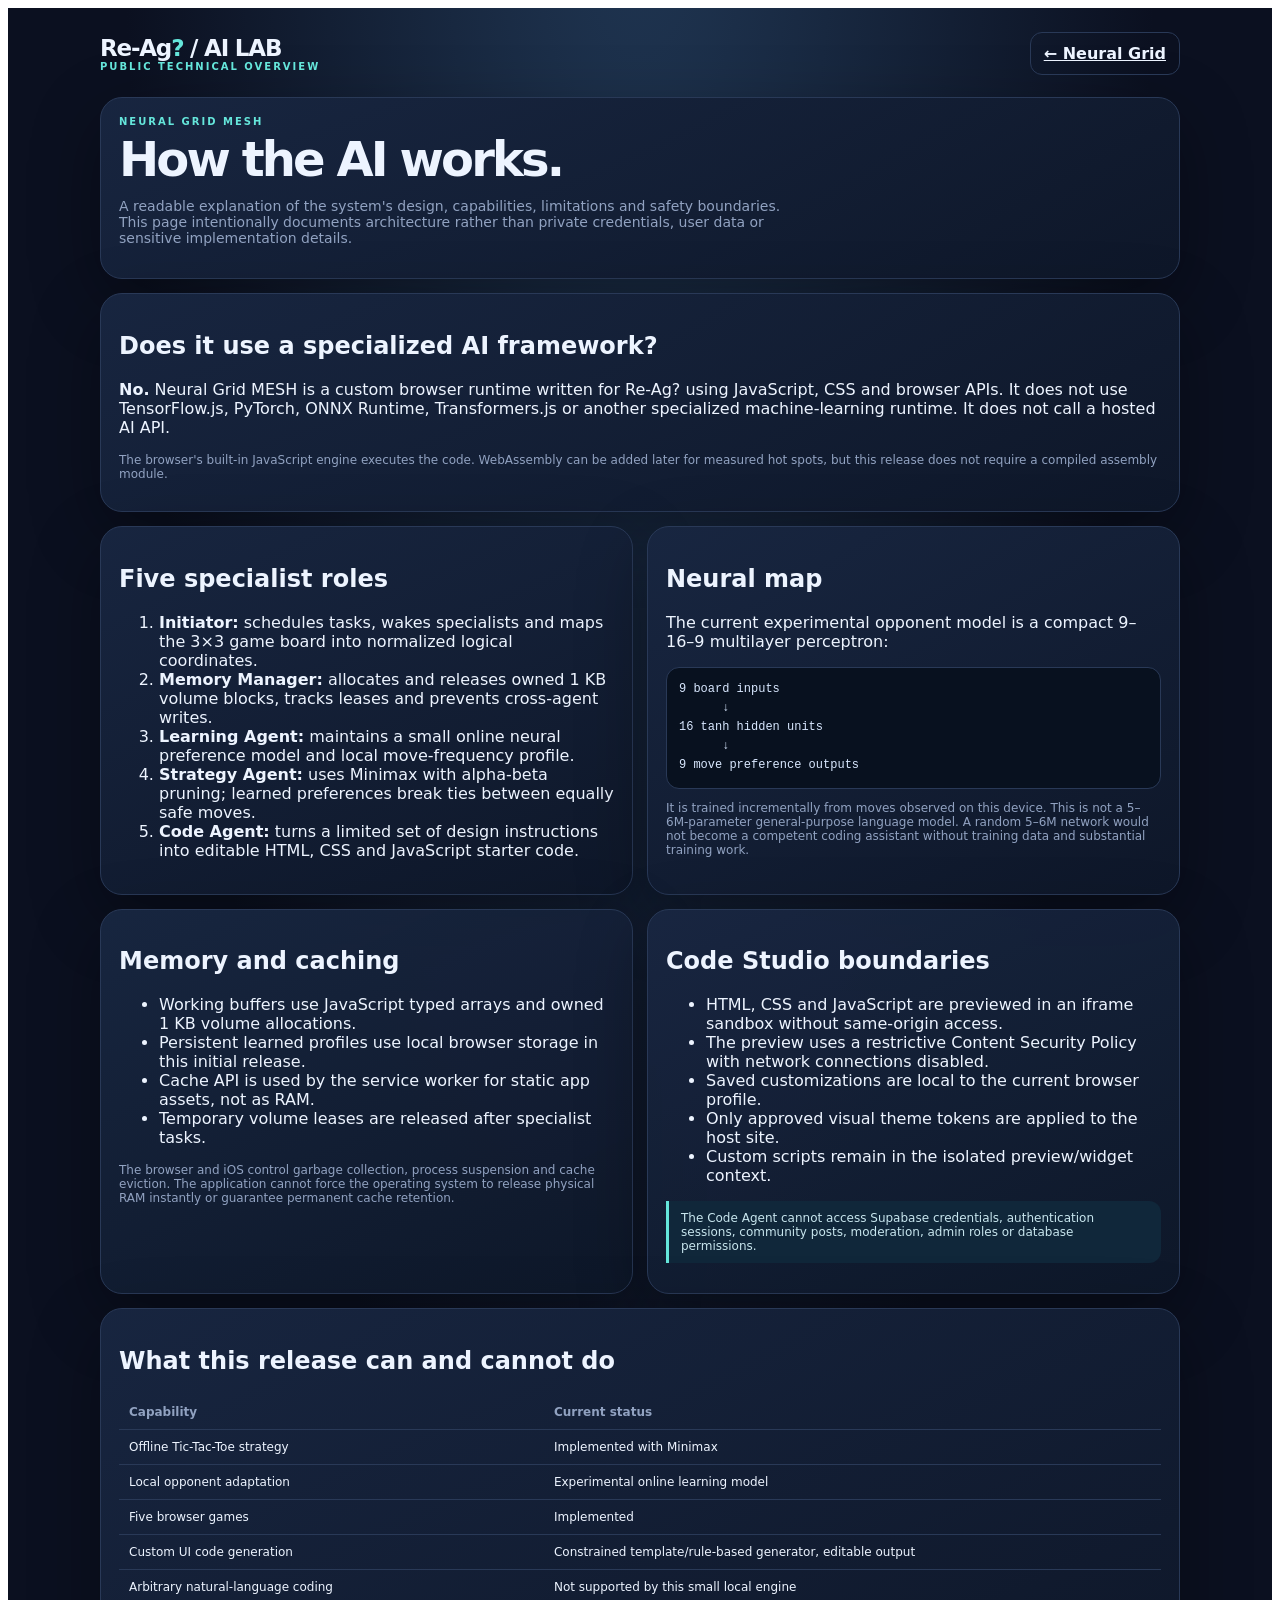
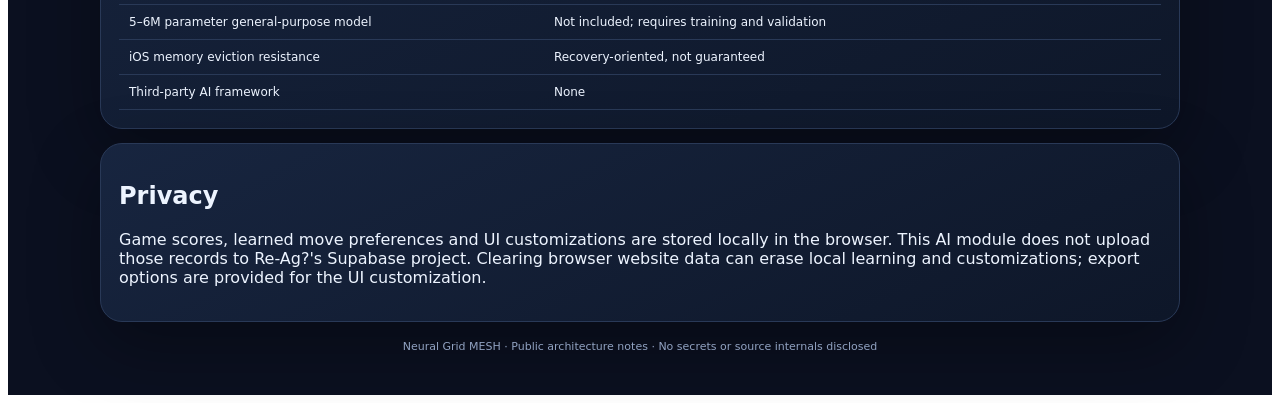
<file: ai-about.html>
<!doctype html>
<html lang="en"><head><meta charset="utf-8"><meta name="viewport" content="width=device-width,initial-scale=1,viewport-fit=cover"><meta name="theme-color" content="#0b1020"><title>Neural Grid — How it works</title><link rel="stylesheet" href="./mesh.css"></head>
<body><main class="ng-page"><div class="ng-wrap">
<header class="ng-head"><div><div class="ng-brand">Re-Ag<span>?</span> / AI LAB</div><div class="ng-kicker">PUBLIC TECHNICAL OVERVIEW</div></div><a class="ng-btn ghost" href="./neural-grid.html">← Neural Grid</a></header>
<div class="ng-panel"><div class="ng-kicker">NEURAL GRID MESH</div><h1 class="ng-title">How the AI works.</h1><p class="ng-sub">A readable explanation of the system's design, capabilities, limitations and safety boundaries. This page intentionally documents architecture rather than private credentials, user data or sensitive implementation details.</p></div>
<div class="ng-grid" style="margin-top:14px">
<section class="ng-col-12 ng-panel"><h2>Does it use a specialized AI framework?</h2><p><strong>No.</strong> Neural Grid MESH is a custom browser runtime written for Re-Ag? using JavaScript, CSS and browser APIs. It does not use TensorFlow.js, PyTorch, ONNX Runtime, Transformers.js or another specialized machine-learning runtime. It does not call a hosted AI API.</p><p class="ng-muted ng-small">The browser's built-in JavaScript engine executes the code. WebAssembly can be added later for measured hot spots, but this release does not require a compiled assembly module.</p></section>
<section class="ng-col-6 ng-panel"><h2>Five specialist roles</h2><ol><li><strong>Initiator:</strong> schedules tasks, wakes specialists and maps the 3×3 game board into normalized logical coordinates.</li><li><strong>Memory Manager:</strong> allocates and releases owned 1 KB volume blocks, tracks leases and prevents cross-agent writes.</li><li><strong>Learning Agent:</strong> maintains a small online neural preference model and local move-frequency profile.</li><li><strong>Strategy Agent:</strong> uses Minimax with alpha-beta pruning; learned preferences break ties between equally safe moves.</li><li><strong>Code Agent:</strong> turns a limited set of design instructions into editable HTML, CSS and JavaScript starter code.</li></ol></section>
<section class="ng-col-6 ng-panel"><h2>Neural map</h2><p>The current experimental opponent model is a compact 9–16–9 multilayer perceptron:</p><div class="ng-code">9 board inputs
      ↓
16 tanh hidden units
      ↓
9 move preference outputs</div><p class="ng-muted ng-small">It is trained incrementally from moves observed on this device. This is not a 5–6M-parameter general-purpose language model. A random 5–6M network would not become a competent coding assistant without training data and substantial training work.</p></section>
<section class="ng-col-6 ng-panel"><h2>Memory and caching</h2><ul><li>Working buffers use JavaScript typed arrays and owned 1 KB volume allocations.</li><li>Persistent learned profiles use local browser storage in this initial release.</li><li>Cache API is used by the service worker for static app assets, not as RAM.</li><li>Temporary volume leases are released after specialist tasks.</li></ul><p class="ng-muted ng-small">The browser and iOS control garbage collection, process suspension and cache eviction. The application cannot force the operating system to release physical RAM instantly or guarantee permanent cache retention.</p></section>
<section class="ng-col-6 ng-panel"><h2>Code Studio boundaries</h2><ul><li>HTML, CSS and JavaScript are previewed in an iframe sandbox without same-origin access.</li><li>The preview uses a restrictive Content Security Policy with network connections disabled.</li><li>Saved customizations are local to the current browser profile.</li><li>Only approved visual theme tokens are applied to the host site.</li><li>Custom scripts remain in the isolated preview/widget context.</li></ul><p class="ng-safe">The Code Agent cannot access Supabase credentials, authentication sessions, community posts, moderation, admin roles or database permissions.</p></section>
<section class="ng-col-12 ng-panel"><h2>What this release can and cannot do</h2><table class="ng-table"><tr><th>Capability</th><th>Current status</th></tr><tr><td>Offline Tic-Tac-Toe strategy</td><td>Implemented with Minimax</td></tr><tr><td>Local opponent adaptation</td><td>Experimental online learning model</td></tr><tr><td>Five browser games</td><td>Implemented</td></tr><tr><td>Custom UI code generation</td><td>Constrained template/rule-based generator, editable output</td></tr><tr><td>Arbitrary natural-language coding</td><td>Not supported by this small local engine</td></tr><tr><td>5–6M parameter general-purpose model</td><td>Not included; requires training and validation</td></tr><tr><td>iOS memory eviction resistance</td><td>Recovery-oriented, not guaranteed</td></tr><tr><td>Third-party AI framework</td><td>None</td></tr></table></section>
<section class="ng-col-12 ng-panel"><h2>Privacy</h2><p>Game scores, learned move preferences and UI customizations are stored locally in the browser. This AI module does not upload those records to Re-Ag?'s Supabase project. Clearing browser website data can erase local learning and customizations; export options are provided for the UI customization.</p></section>
</div><div class="ng-footer">Neural Grid MESH · Public architecture notes · No secrets or source internals disclosed</div></div></main></body></html>
</file>
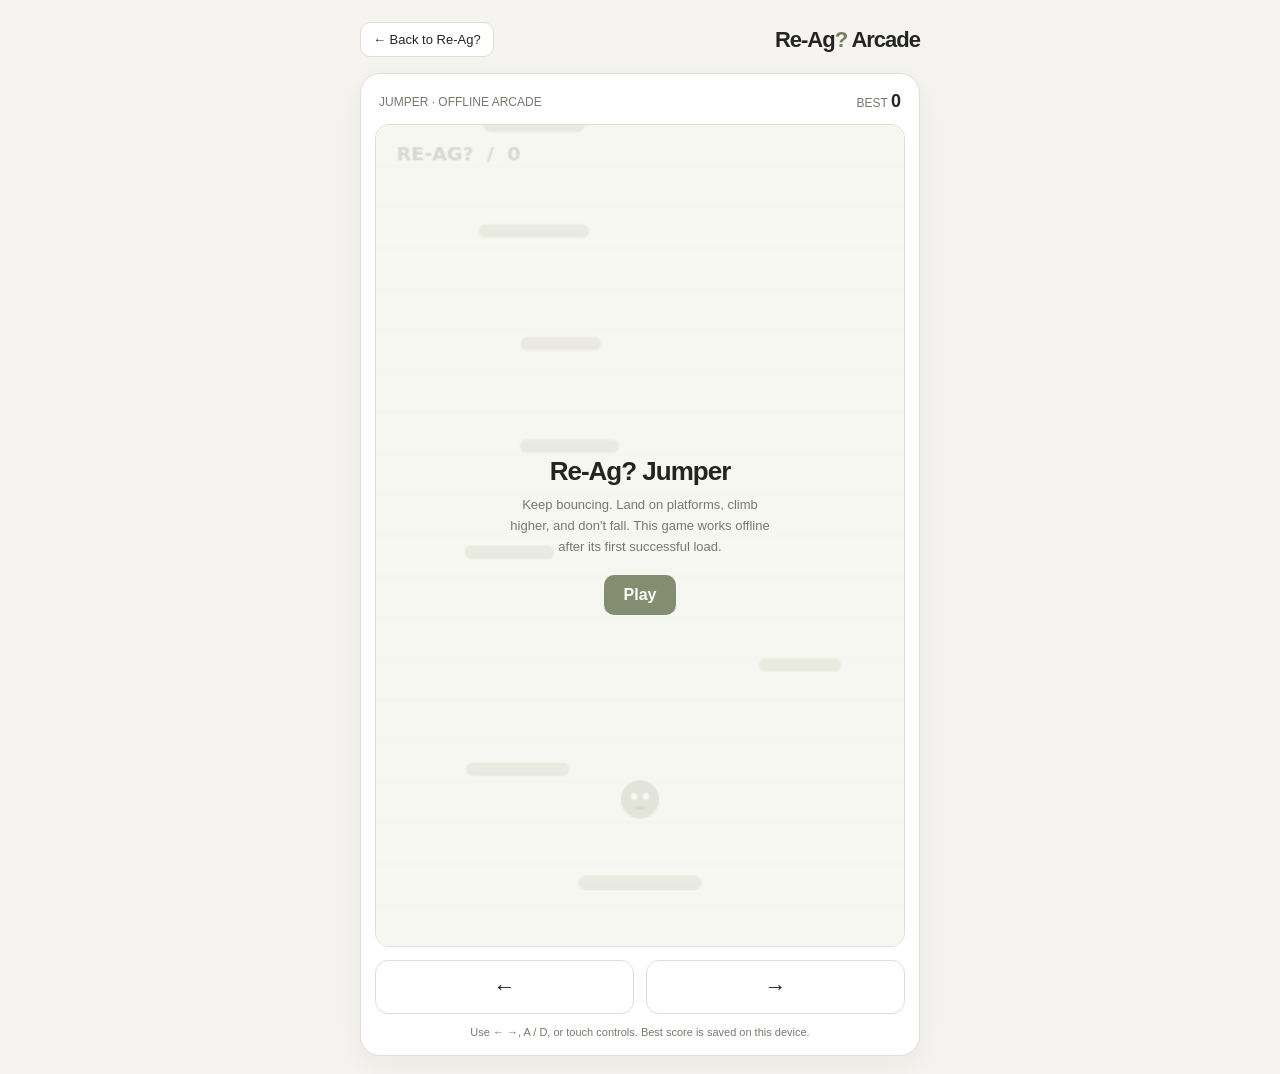
<file: arcade.html>
<!doctype html>
<html lang="en">
<head>
<meta charset="utf-8">
<meta name="viewport" content="width=device-width,initial-scale=1,maximum-scale=1,user-scalable=no">
<meta name="theme-color" content="#f5f4f0">
<title>Re-Ag? Arcade — Jumper</title>
<style>
:root{--page:#f5f4f0;--surface:#fff;--ink:#242520;--muted:#777970;--line:#dedfd8;--accent:#a6aa91}
*{box-sizing:border-box}html,body{margin:0;min-height:100%;background:var(--page);color:var(--ink);font-family:Inter,-apple-system,BlinkMacSystemFont,"Segoe UI",sans-serif}
body{display:flex;justify-content:center;padding:18px;touch-action:pan-y}
.wrap{width:min(100%,560px)}header{display:flex;align-items:center;justify-content:space-between;margin:4px 0 16px}
a{color:inherit;text-decoration:none;font-size:13px;border:1px solid var(--line);border-radius:10px;padding:9px 12px;background:var(--surface)}
.brand{font-weight:800;font-size:22px;letter-spacing:-1px}.brand span{color:#777d61}
.card{background:var(--surface);border:1px solid var(--line);border-radius:20px;padding:14px;box-shadow:0 10px 34px rgba(28,30,22,.055)}
.topline{display:flex;justify-content:space-between;align-items:center;padding:3px 4px 12px;font-size:12px;color:var(--muted)}
.topline strong{color:var(--ink);font-size:18px;font-variant-numeric:tabular-nums}
.stage{position:relative;overflow:hidden;border:1px solid var(--line);border-radius:14px;background:#f7f7f1}
canvas{display:block;width:100%;height:auto;aspect-ratio:360/560;touch-action:none}
.overlay{position:absolute;inset:0;display:flex;align-items:center;justify-content:center;background:rgba(247,247,241,.84);text-align:center;padding:25px}
.overlay[hidden]{display:none}.panel{max-width:270px}.panel h1{font-size:26px;letter-spacing:-1px;margin:0 0 8px}.panel p{font-size:13px;color:var(--muted);line-height:1.6;margin:0 0 18px}
button{font:inherit;cursor:pointer}.primary{border:0;border-radius:10px;background:#858d70;color:white;padding:11px 20px;font-weight:700}
.controls{display:flex;gap:12px;justify-content:center;margin-top:13px}
.control{width:50%;height:54px;border:1px solid var(--line);border-radius:13px;background:var(--surface);font-size:22px;color:var(--ink);touch-action:none;user-select:none}
.hint{text-align:center;color:var(--muted);font-size:11px;margin:12px 0 3px}
@media(prefers-color-scheme:dark){:root{--page:#171815;--surface:#22241f;--ink:#eeeee8;--muted:#a5a79c;--line:#393c34;background:var(--page);color:var(--ink)}.stage{background:#20231d}.overlay{background:rgba(32,35,29,.86)}}
</style>
</head>
<body>
<div class="wrap">
<header><a href="./index.html">← Back to Re-Ag?</a><div class="brand">Re-Ag<span>?</span> Arcade</div></header>
<section class="card">
<div class="topline"><span>JUMPER · OFFLINE ARCADE</span><span>BEST <strong id="best">0</strong></span></div>
<div class="stage">
<canvas id="game" width="360" height="560" aria-label="Re-Ag Jumper game"></canvas>
<div class="overlay" id="overlay"><div class="panel"><h1 id="overlayTitle">Re-Ag? Jumper</h1><p id="overlayText">Keep bouncing. Land on platforms, climb higher, and don't fall. This game works offline after its first successful load.</p><button class="primary" id="start">Play</button></div></div>
</div>
<div class="controls"><button class="control" id="left" aria-label="Move left">←</button><button class="control" id="right" aria-label="Move right">→</button></div>
<p class="hint">Use ← →, A / D, or touch controls. Best score is saved on this device.</p>
</section>
</div>
<script>
(()=>{
const canvas=document.getElementById('game'),ctx=canvas.getContext('2d');
const W=360,H=560,overlay=document.getElementById('overlay');
const bestEl=document.getElementById('best');
let best=Number(localStorage.getItem('reag-jumper-best')||0);bestEl.textContent=best;
let player,platforms,camera,score,playing=false,raf=0,last=0,keys={left:false,right:false};
const rand=(a,b)=>a+Math.random()*(b-a);
function makePlatform(y){return{x:rand(8,W-76),y,w:rand(48,76),h:9}}
function reset(){
 score=0;camera=0;player={x:W/2,y:H-100,vx:0,vy:-8.5,r:13};
 platforms=[{x:W/2-42,y:H-48,w:84,h:10}];
 let y=H-125;while(y>-H*2){platforms.push(makePlatform(y));y-=rand(55,88)}
}
function draw(){
 ctx.clearRect(0,0,W,H);ctx.fillStyle='#f7f7f1';ctx.fillRect(0,0,W,H);
 ctx.strokeStyle='rgba(130,137,109,.10)';ctx.lineWidth=1;
 for(let y=0;y<H;y+=28){ctx.beginPath();ctx.moveTo(0,y);ctx.lineTo(W,y);ctx.stroke()}
 platforms.forEach(p=>{const py=p.y+camera;if(py<-20||py>H+20)return;ctx.fillStyle='#a6aa91';ctx.beginPath();ctx.roundRect(p.x,py,p.w,p.h,5);ctx.fill();ctx.fillStyle='rgba(52,56,43,.12)';ctx.fillRect(p.x+5,py+6,p.w-10,2)});
 const py=player.y+camera;
 ctx.fillStyle='#747d5d';ctx.beginPath();ctx.arc(player.x,py,player.r,0,Math.PI*2);ctx.fill();
 ctx.fillStyle='#fff';ctx.beginPath();ctx.arc(player.x-4,py-2,2.4,0,Math.PI*2);ctx.arc(player.x+4,py-2,2.4,0,Math.PI*2);ctx.fill();
 ctx.fillStyle='#34382b';ctx.fillRect(player.x-3,py+5,6,2);
 ctx.fillStyle='#34382b';ctx.font='700 13px system-ui';ctx.fillText('RE-AG?  /  '+score,14,24);
}
function start(){reset();playing=true;overlay.hidden=true;last=performance.now();cancelAnimationFrame(raf);raf=requestAnimationFrame(loop)}
function end(){
 playing=false;cancelAnimationFrame(raf);
 if(score>best){best=score;localStorage.setItem('reag-jumper-best',best);bestEl.textContent=best}
 document.getElementById('overlayTitle').textContent='Run over!';
 document.getElementById('overlayText').textContent='You climbed '+score+' points. Best: '+best+'. Ready for another run?';
 document.getElementById('start').textContent='Play again';overlay.hidden=false;draw();
}
function loop(now){
 if(!playing)return;
 const dt=Math.min((now-last)/16.67,2);last=now;
 const oldY=player.y;
 player.vx=keys.left?-4.1:keys.right?4.1:player.vx*.82;
 player.x+=player.vx*dt;player.vy+=.34*dt;player.y+=player.vy*dt;
 if(player.x<-player.r)player.x=W+player.r;if(player.x>W+player.r)player.x=-player.r;
 if(player.vy>0)for(const p of platforms){
  const sy=p.y+camera;
  if(oldY+camera+player.r<=sy+3&&player.y+camera+player.r>=sy&&player.x>p.x-8&&player.x<p.x+p.w+8){player.vy=-8.7;break}
 }
 if(player.y+camera<H*.36){const shift=H*.36-(player.y+camera);camera+=shift;score=Math.max(score,Math.floor(camera/10))}
 platforms=platforms.filter(p=>p.y+camera<H+30);
 let highest=Math.min(...platforms.map(p=>p.y));
 while(highest+camera>-20){highest-=rand(55,88);platforms.push(makePlatform(highest))}
 if(player.y+camera>H+35){end();return}
 draw();raf=requestAnimationFrame(loop);
}
document.getElementById('start').addEventListener('click',start);
function bind(id,key){
 const el=document.getElementById(id);
 const down=e=>{e.preventDefault();keys[key]=true},up=e=>{e.preventDefault();keys[key]=false};
 el.addEventListener('pointerdown',down);el.addEventListener('pointerup',up);el.addEventListener('pointerleave',up);el.addEventListener('pointercancel',up);
}
bind('left','left');bind('right','right');
window.addEventListener('keydown',e=>{if(['ArrowLeft','a','A'].includes(e.key)){keys.left=true;e.preventDefault()}if(['ArrowRight','d','D'].includes(e.key)){keys.right=true;e.preventDefault()}});
window.addEventListener('keyup',e=>{if(['ArrowLeft','a','A'].includes(e.key))keys.left=false;if(['ArrowRight','d','D'].includes(e.key))keys.right=false});
reset();draw();
})();
</script>
</body>
</html>
</file>
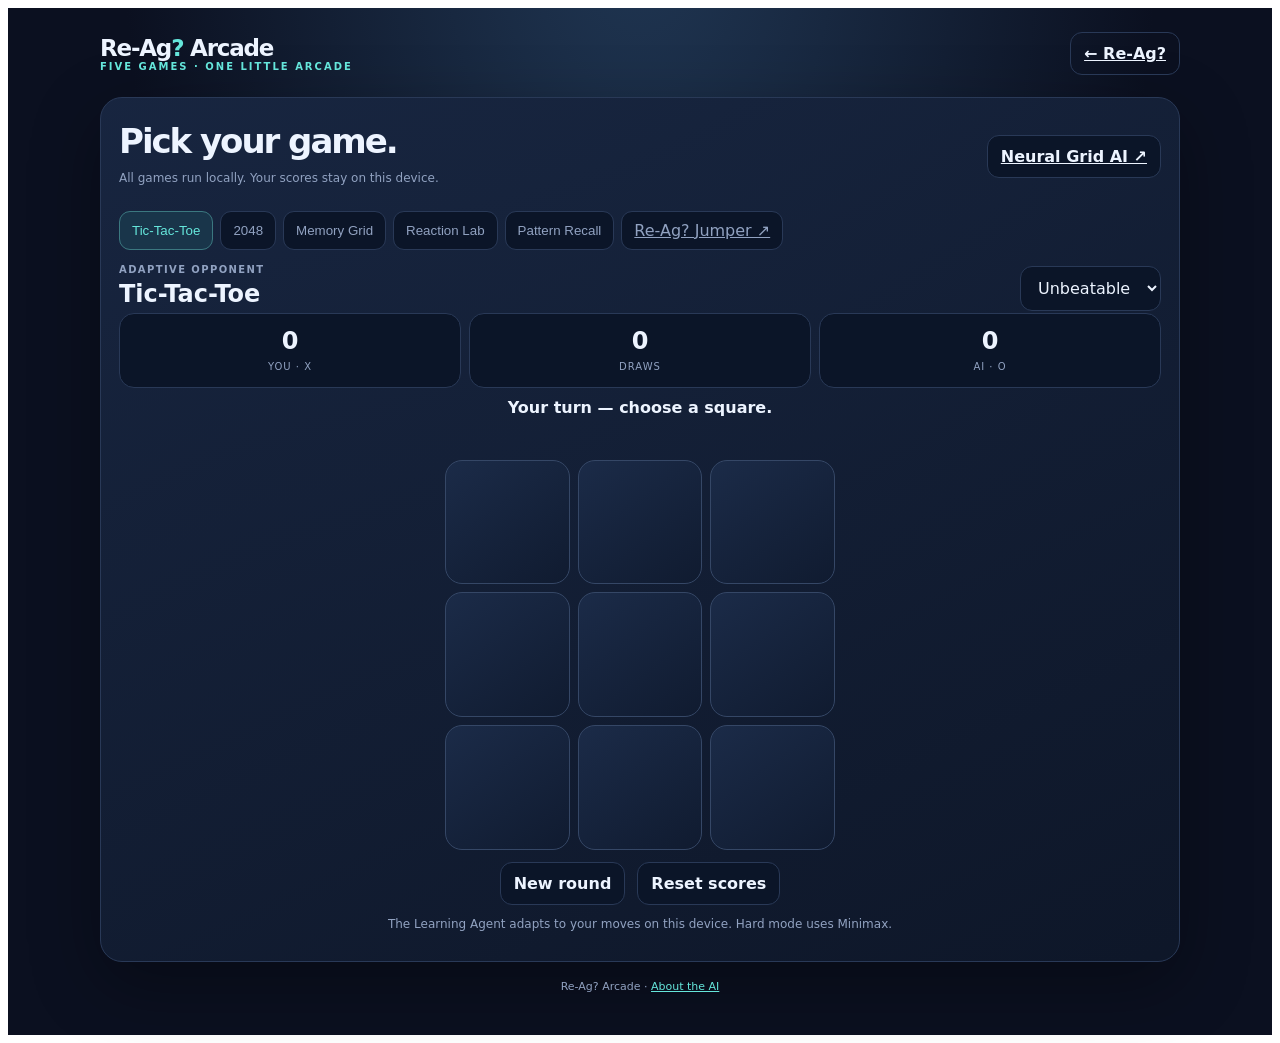
<file: games.html>
<!doctype html>
<html lang="en"><head><meta charset="utf-8"><meta name="viewport" content="width=device-width,initial-scale=1,viewport-fit=cover"><meta name="theme-color" content="#0b1020"><title>Re-Ag? Arcade</title><link rel="stylesheet" href="./games.css"></head>
<body><main class="ng-page"><div class="ng-wrap">
<header class="ng-head"><div><div class="ng-brand">Re-Ag<span>?</span> Arcade</div><div class="ng-kicker">FIVE GAMES · ONE LITTLE ARCADE</div></div><a class="ng-btn ghost" href="./">← Re-Ag?</a></header>
<div class="ng-panel"><div class="ng-row"><div><h1 class="ng-title" style="font-size:34px">Pick your game.</h1><p class="ng-muted ng-small">All games run locally. Your scores stay on this device.</p></div><a class="ng-btn" href="./neural-grid.html">Neural Grid AI ↗</a></div>
<div class="ng-game-tabs"><button class="ng-tab" data-game="ttt" aria-selected="true">Tic-Tac-Toe</button><button class="ng-tab" data-game="2048" aria-selected="false">2048</button><button class="ng-tab" data-game="memory" aria-selected="false">Memory Grid</button><button class="ng-tab" data-game="reaction" aria-selected="false">Reaction Lab</button><button class="ng-tab" data-game="pattern" aria-selected="false">Pattern Recall</button><a class="ng-tab" href="./arcade.html">Re-Ag? Jumper ↗</a></div>
<section class="ng-game-view active" id="game-ttt"><div class="ng-row"><div><div class="ng-label">Adaptive opponent</div><h2 style="margin:5px 0">Tic-Tac-Toe</h2></div><select id="tttDifficulty" class="ng-select"><option value="hard">Unbeatable</option><option value="medium">Smart</option><option value="easy">Casual</option></select></div><div class="ng-ttt-score"><div class="ng-stat"><strong id="tttYou">0</strong><span>You · X</span></div><div class="ng-stat"><strong id="tttDraw">0</strong><span>Draws</span></div><div class="ng-stat"><strong id="tttAi">0</strong><span>AI · O</span></div></div><div class="ng-ttt-status" id="tttStatus" aria-live="polite">Your turn — choose a square.</div><div class="ng-board" id="tttBoard"></div><div class="ng-row" style="justify-content:center"><button class="ng-btn" id="tttNew">New round</button><button class="ng-btn" id="tttReset">Reset scores</button></div><p class="ng-muted ng-small" style="text-align:center">The Learning Agent adapts to your moves on this device. Hard mode uses Minimax.</p></section>
<section class="ng-game-view" id="game-2048"><div class="ng-row"><div><div class="ng-label">Number puzzle</div><h2>2048</h2></div><div class="ng-chip">Score <strong id="s2048">0</strong> · Best <strong id="b2048">0</strong></div></div><div id="board2048" class="ng-2048"></div><div class="ng-row" style="justify-content:center"><button class="ng-btn primary" id="new2048">New game</button></div><p class="ng-muted ng-small" style="text-align:center">Use arrow keys or swipe. Combine matching tiles to reach 2048.</p></section>
<section class="ng-game-view" id="game-memory"><div class="ng-row"><div><div class="ng-label">Memory challenge</div><h2>Memory Grid</h2></div><span class="ng-chip">Moves <strong id="memMoves">0</strong> · Pairs <strong id="memPairs">0</strong>/8</span></div><div class="ng-memory" id="memoryBoard"></div><div class="ng-row" style="justify-content:center"><button class="ng-btn primary" id="newMemory">Shuffle cards</button></div></section>
<section class="ng-game-view" id="game-reaction"><div class="ng-label">Reflex test</div><h2>Reaction Lab</h2><p class="ng-muted ng-small">Wait for the panel to turn green, then tap as quickly as you can. Don't jump the gun.</p><button id="reactionPad" class="ng-reaction">Tap to start</button><p id="reactionResult" class="ng-ttt-status">Best: —</p></section>
<section class="ng-game-view" id="game-pattern"><div class="ng-label">Sequence memory</div><h2>Pattern Recall</h2><p class="ng-muted ng-small">Watch the sequence, then repeat it by tapping the numbered tiles.</p><div class="ng-ttt-status" id="patternStatus">Press Start when ready.</div><div class="ng-memory" id="patternBoard"></div><div class="ng-row" style="justify-content:center"><button class="ng-btn primary" id="patternStart">Start sequence</button></div></section>
</div><div class="ng-footer">Re-Ag? Arcade · <a href="./ai-about.html" style="color:var(--ng-cyan)">About the AI</a></div></div></main>
<script src="./mesh-core.js"></script><script src="./games.js"></script></body></html>
</file>
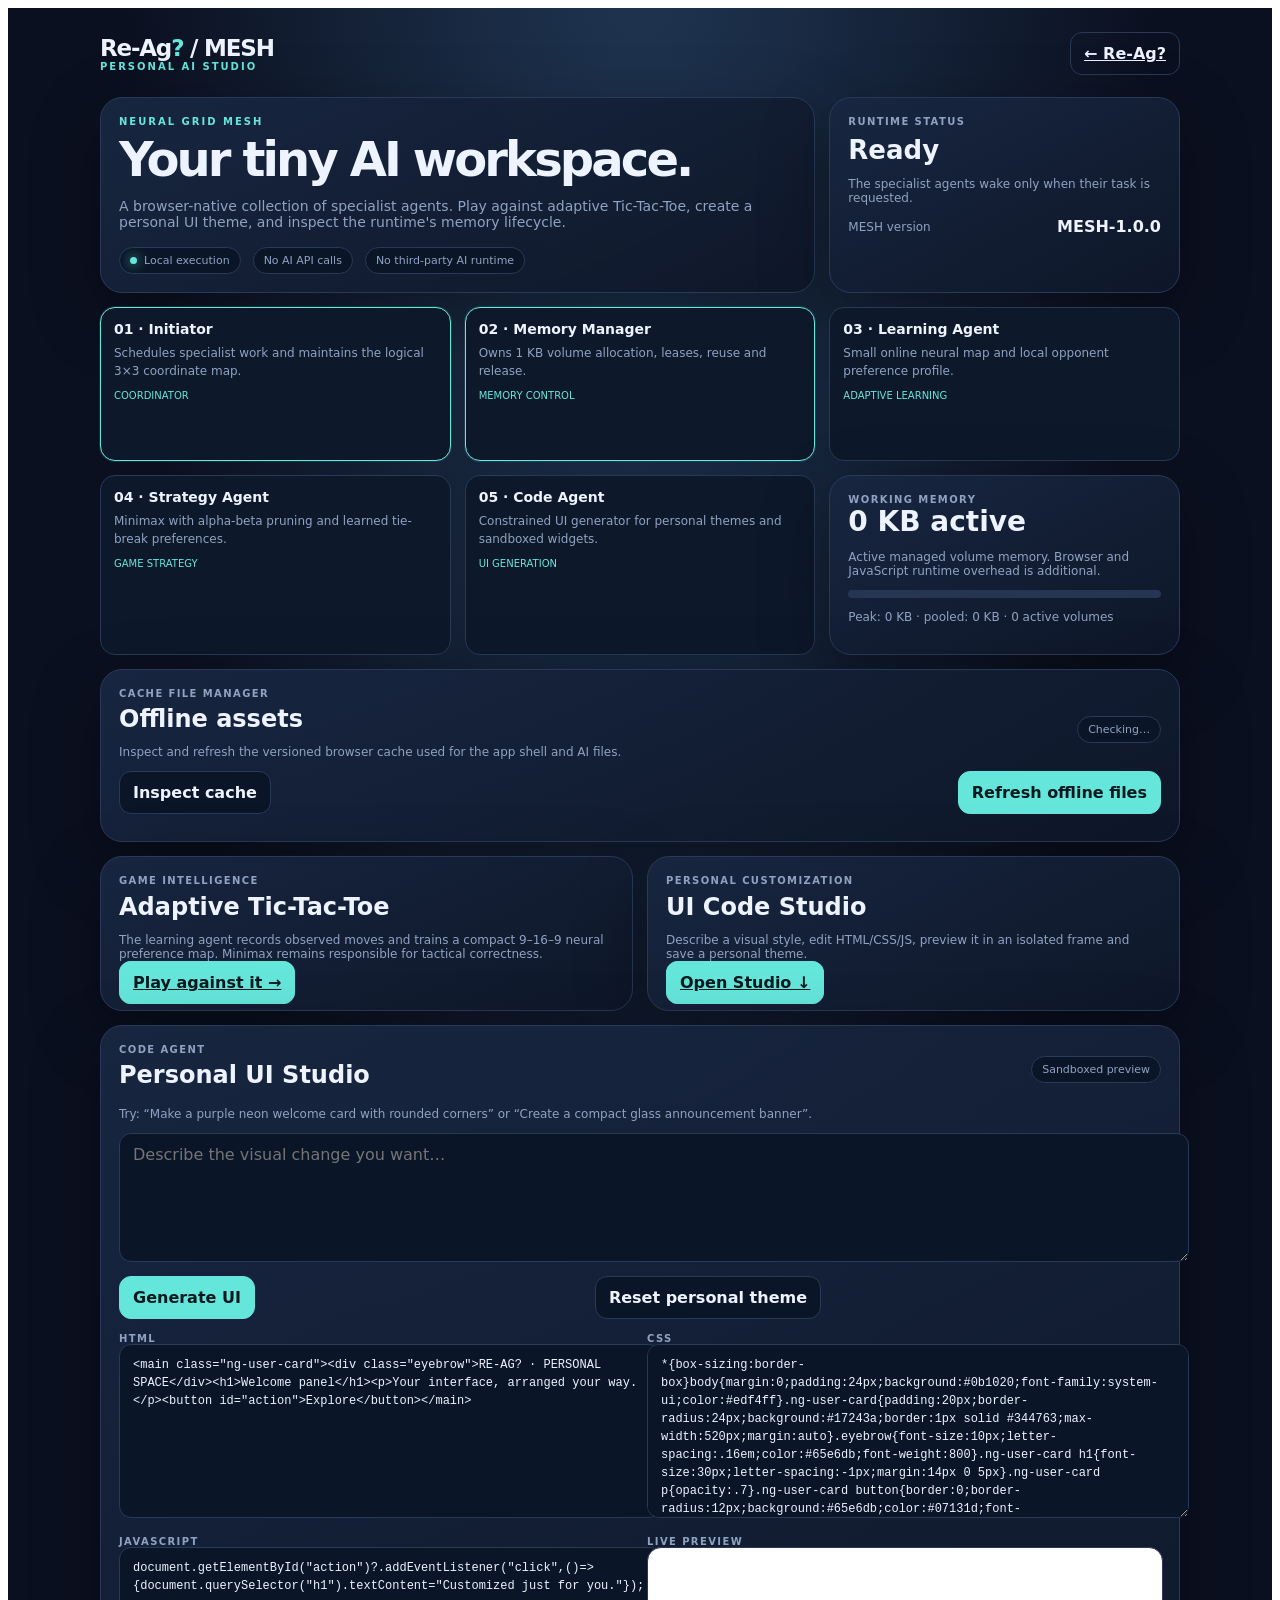
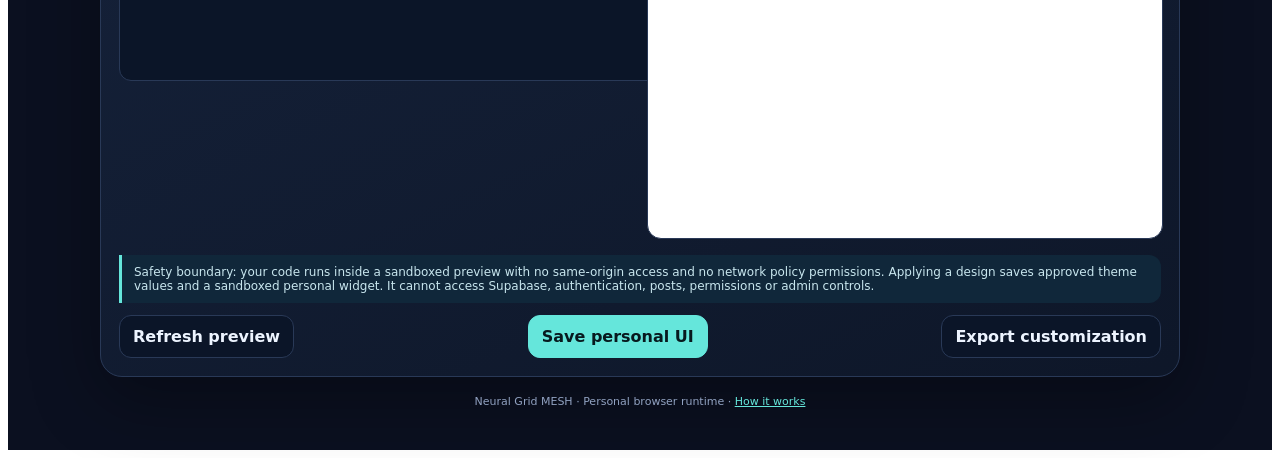
<file: neural-grid.html>
<!doctype html>
<html lang="en"><head><meta charset="utf-8"><meta name="viewport" content="width=device-width,initial-scale=1,viewport-fit=cover"><meta name="theme-color" content="#0b1020"><title>Neural Grid — Re-Ag?</title><link rel="stylesheet" href="./mesh.css"></head>
<body><main class="ng-page"><div class="ng-wrap">
<header class="ng-head"><div><div class="ng-brand">Re-Ag<span>?</span> / MESH</div><div class="ng-kicker">PERSONAL AI STUDIO</div></div><a class="ng-btn ghost" href="./">← Re-Ag?</a></header>
<section class="ng-grid">
<div class="ng-col-8 ng-panel"><div class="ng-kicker">NEURAL GRID MESH</div><h1 class="ng-title">Your tiny AI workspace.</h1><p class="ng-sub">A browser-native collection of specialist agents. Play against adaptive Tic-Tac-Toe, create a personal UI theme, and inspect the runtime's memory lifecycle.</p><div class="ng-row" style="justify-content:flex-start;flex-wrap:wrap;margin-top:17px"><span class="ng-chip"><i class="ng-dot"></i> Local execution</span><span class="ng-chip">No AI API calls</span><span class="ng-chip">No third-party AI runtime</span></div></div>
<div class="ng-col-4 ng-panel"><div class="ng-label">Runtime status</div><h2 id="runtimeState" style="font-size:26px;margin:8px 0">Starting…</h2><p class="ng-muted ng-small">The specialist agents wake only when their task is requested.</p><div class="ng-row"><span class="ng-muted ng-small">MESH version</span><strong id="version">—</strong></div></div>
<div class="ng-col-12 ng-grid" id="agentGrid">
<div class="ng-col-4 ng-agent"><h3>01 · Initiator</h3><p>Schedules specialist work and maintains the logical 3×3 coordinate map.</p><div class="ng-state">COORDINATOR</div></div>
<div class="ng-col-4 ng-agent"><h3>02 · Memory Manager</h3><p>Owns 1 KB volume allocation, leases, reuse and release.</p><div class="ng-state">MEMORY CONTROL</div></div>
<div class="ng-col-4 ng-agent"><h3>03 · Learning Agent</h3><p>Small online neural map and local opponent preference profile.</p><div class="ng-state">ADAPTIVE LEARNING</div></div>
<div class="ng-col-4 ng-agent"><h3>04 · Strategy Agent</h3><p>Minimax with alpha-beta pruning and learned tie-break preferences.</p><div class="ng-state">GAME STRATEGY</div></div>
<div class="ng-col-4 ng-agent"><h3>05 · Code Agent</h3><p>Constrained UI generator for personal themes and sandboxed widgets.</p><div class="ng-state">UI GENERATION</div></div>
<div class="ng-col-4 ng-panel"><div class="ng-label">Working memory</div><strong id="memNow" style="font-size:28px">0 KB</strong><p class="ng-muted ng-small">Active managed volume memory. Browser and JavaScript runtime overhead is additional.</p><div class="ng-meter"><i id="memMeter" style="width:0%"></i></div><p class="ng-muted ng-small" id="memPeak">Peak: 0 KB</p></div>
</div>
<div class="ng-col-12 ng-panel"><div class="ng-row"><div><div class="ng-label">Cache file manager</div><h2 style="margin:6px 0">Offline assets</h2><p class="ng-muted ng-small">Inspect and refresh the versioned browser cache used for the app shell and AI files.</p></div><span class="ng-chip" id="cacheState">Checking…</span></div><div class="ng-row" style="flex-wrap:wrap"><button class="ng-btn" id="inspectCache">Inspect cache</button><button class="ng-btn primary" id="refreshCache">Refresh offline files</button></div><div class="ng-muted ng-small" id="cacheDetails" style="margin-top:9px" aria-live="polite"></div></div><div class="ng-col-6 ng-panel"><div class="ng-label">Game intelligence</div><h2 style="margin:7px 0">Adaptive Tic-Tac-Toe</h2><p class="ng-muted ng-small">The learning agent records observed moves and trains a compact 9–16–9 neural preference map. Minimax remains responsible for tactical correctness.</p><a class="ng-btn primary" href="./games.html#tictactoe">Play against it →</a></div>
<div class="ng-col-6 ng-panel"><div class="ng-label">Personal customization</div><h2 style="margin:7px 0">UI Code Studio</h2><p class="ng-muted ng-small">Describe a visual style, edit HTML/CSS/JS, preview it in an isolated frame and save a personal theme.</p><a class="ng-btn primary" href="./neural-grid.html#studio" id="studioJump">Open Studio ↓</a></div>
<div class="ng-col-12 ng-panel" id="studio"><div class="ng-row"><div><div class="ng-label">Code Agent</div><h2 style="margin:6px 0">Personal UI Studio</h2></div><span class="ng-chip">Sandboxed preview</span></div>
<p class="ng-muted ng-small">Try: “Make a purple neon welcome card with rounded corners” or “Create a compact glass announcement banner”.</p>
<textarea class="ng-textarea" id="prompt" placeholder="Describe the visual change you want…"></textarea>
<div class="ng-row" style="margin-top:10px;flex-wrap:wrap"><button class="ng-btn primary" id="generate">Generate UI</button><button class="ng-btn" id="resetTheme">Reset personal theme</button><span class="ng-muted ng-small" id="studioStatus" aria-live="polite"></span></div>
<div class="ng-grid" style="margin-top:14px">
<div class="ng-col-6"><div class="ng-label">HTML</div><textarea class="ng-textarea" id="htmlCode" spellcheck="false" style="min-height:150px;font:12px/1.5 ui-monospace,monospace"></textarea></div>
<div class="ng-col-6"><div class="ng-label">CSS</div><textarea class="ng-textarea" id="cssCode" spellcheck="false" style="min-height:150px;font:12px/1.5 ui-monospace,monospace"></textarea></div>
<div class="ng-col-6"><div class="ng-label">JavaScript</div><textarea class="ng-textarea" id="jsCode" spellcheck="false" style="min-height:110px;font:12px/1.5 ui-monospace,monospace"></textarea></div>
<div class="ng-col-6"><div class="ng-label">Live preview</div><iframe class="ng-preview" id="preview" title="Isolated UI preview" sandbox="allow-scripts" referrerpolicy="no-referrer"></iframe></div>
</div>
<div class="ng-safe" style="margin-top:12px">Safety boundary: your code runs inside a sandboxed preview with no same-origin access and no network policy permissions. Applying a design saves approved theme values and a sandboxed personal widget. It cannot access Supabase, authentication, posts, permissions or admin controls.</div>
<div class="ng-row" style="margin-top:12px;flex-wrap:wrap"><button class="ng-btn" id="refreshPreview">Refresh preview</button><button class="ng-btn primary" id="applyTheme">Save personal UI</button><button class="ng-btn" id="exportTheme">Export customization</button></div>
</div>
</section><div class="ng-footer">Neural Grid MESH · Personal browser runtime · <a href="./ai-about.html" style="color:var(--ng-cyan)">How it works</a></div></div><div class="ng-toast" id="toast"></div></main>
<script src="./mesh-core.js"></script><script src="./mesh-ui.js"></script></body></html>
</file>
<file: mesh.css>
:root{--ng-bg:#0b1020;--ng-panel:#111b30;--ng-panel2:#182641;--ng-line:#293957;--ng-ink:#edf4ff;--ng-muted:#91a2c1;--ng-cyan:#65e6db;--ng-violet:#a99bff;--ng-pink:#ff83b7;--ng-shadow:0 22px 70px #0005}
.ng-page{min-height:100vh;background:radial-gradient(ellipse at 50% -12%,#203754 0%,var(--ng-bg) 58%);color:var(--ng-ink);font-family:Inter,ui-sans-serif,system-ui,-apple-system,BlinkMacSystemFont,"Segoe UI",sans-serif;padding:24px 16px 42px}
.ng-wrap{width:min(1080px,100%);margin:auto}.ng-head{display:flex;justify-content:space-between;align-items:center;gap:14px;margin-bottom:22px}.ng-brand{font-size:23px;font-weight:900;letter-spacing:-1.2px}.ng-brand span{color:var(--ng-cyan)}.ng-kicker{font-size:10px;letter-spacing:.2em;color:var(--ng-cyan);font-weight:850}.ng-title{font-size:clamp(30px,6vw,48px);letter-spacing:-.06em;line-height:1.02;margin:8px 0}.ng-sub{color:var(--ng-muted);max-width:680px;font-size:14px}.ng-panel{background:linear-gradient(155deg,rgba(24,38,65,.96),rgba(14,23,41,.97));border:1px solid var(--ng-line);border-radius:22px;padding:18px;box-shadow:var(--ng-shadow)}.ng-grid{display:grid;grid-template-columns:repeat(12,minmax(0,1fr));gap:14px}.ng-col-8{grid-column:span 8}.ng-col-4{grid-column:span 4}.ng-col-6{grid-column:span 6}.ng-col-12{grid-column:span 12}.ng-row{display:flex;align-items:center;justify-content:space-between;gap:12px}.ng-muted{color:var(--ng-muted)}.ng-small{font-size:12px}.ng-label{font-size:10px;letter-spacing:.14em;text-transform:uppercase;color:var(--ng-muted);font-weight:800}.ng-btn,.ng-select,.ng-input,.ng-textarea{font:inherit;border:1px solid var(--ng-line);border-radius:12px;background:#0b1528;color:var(--ng-ink);padding:11px 13px}.ng-btn{cursor:pointer;font-weight:750;transition:transform .15s,border-color .15s,background .15s}.ng-btn:hover{border-color:var(--ng-cyan);transform:translateY(-1px)}.ng-btn.primary{background:var(--ng-cyan);color:#07191e;border-color:var(--ng-cyan)}.ng-btn.ghost{background:transparent}.ng-input,.ng-textarea{width:100%;outline:none}.ng-textarea{min-height:105px;resize:vertical}.ng-chip{display:inline-flex;align-items:center;gap:7px;border:1px solid var(--ng-line);background:#0b1528;border-radius:999px;padding:6px 10px;color:var(--ng-muted);font-size:11px}.ng-dot{width:7px;height:7px;border-radius:50%;background:var(--ng-cyan);box-shadow:0 0 12px var(--ng-cyan)}.ng-stat{background:#0b1528;border:1px solid var(--ng-line);border-radius:15px;padding:13px}.ng-stat strong{display:block;font-size:24px}.ng-stat span{font-size:10px;color:var(--ng-muted);text-transform:uppercase;letter-spacing:.1em}.ng-agent{background:#0d182b;border:1px solid var(--ng-line);border-radius:15px;padding:13px;min-height:126px}.ng-agent h3{margin:0 0 7px;font-size:14px}.ng-agent p{margin:0;color:var(--ng-muted);font-size:12px;line-height:1.5}.ng-agent.active{border-color:var(--ng-cyan);box-shadow:0 0 0 1px #65e6db20}.ng-agent .ng-state{font-size:10px;color:var(--ng-cyan);margin-top:10px}.ng-meter{height:8px;background:#263552;border-radius:99px;overflow:hidden}.ng-meter>i{display:block;height:100%;background:linear-gradient(90deg,var(--ng-cyan),var(--ng-violet));border-radius:inherit}.ng-code{font:12px/1.6 ui-monospace,SFMono-Regular,Menlo,monospace;white-space:pre;overflow:auto;background:#08111f;border:1px solid var(--ng-line);border-radius:13px;padding:12px;color:#d9e8ff}.ng-tabs{display:flex;gap:7px;flex-wrap:wrap}.ng-tab{border:1px solid var(--ng-line);background:#0b1528;color:var(--ng-muted);padding:9px 12px;border-radius:11px;cursor:pointer}.ng-tab[aria-selected=true]{background:#19354a;color:var(--ng-cyan);border-color:#3b7880}.ng-board{display:grid;grid-template-columns:repeat(3,1fr);gap:8px;max-width:390px;margin:12px auto}.ng-cell{aspect-ratio:1;border:1px solid #354766;border-radius:17px;background:linear-gradient(145deg,#1b2b48,#101b30);color:var(--ng-ink);font-size:clamp(46px,13vw,66px);font-weight:850;cursor:pointer}.ng-cell:disabled{cursor:default}.ng-cell.x{color:var(--ng-cyan)}.ng-cell.o{color:var(--ng-pink)}.ng-cell.win{border-color:#ffd477;background:#283d55}.ng-game-grid{display:grid;grid-template-columns:repeat(2,minmax(0,1fr));gap:9px}.ng-game-tile{background:#0d182b;border:1px solid var(--ng-line);border-radius:15px;padding:14px;text-align:left;color:var(--ng-ink);cursor:pointer}.ng-game-tile strong{display:block;margin:7px 0 3px}.ng-game-tile span{font-size:11px;color:var(--ng-muted)}.ng-game-stage{min-height:230px}.ng-preview{width:100%;height:290px;border:1px solid var(--ng-line);border-radius:14px;background:#fff}.ng-toast{position:fixed;bottom:20px;left:50%;transform:translate(-50%,18px);opacity:0;pointer-events:none;background:#eaf5ff;color:#0b1020;padding:10px 14px;border-radius:12px;font-size:12px;z-index:1000;transition:.2s}.ng-toast.show{opacity:1;transform:translate(-50%,0)}.ng-safe{border-left:3px solid var(--ng-cyan);padding:10px 12px;background:#10273a;border-radius:0 12px 12px 0;color:#c8e6ee;font-size:12px}.ng-table{width:100%;border-collapse:collapse;font-size:12px}.ng-table td,.ng-table th{text-align:left;padding:10px;border-bottom:1px solid var(--ng-line)}.ng-table th{color:var(--ng-muted);font-weight:700}.ng-footer{color:var(--ng-muted);font-size:11px;text-align:center;margin-top:18px}
@media(max-width:760px){.ng-col-8,.ng-col-4,.ng-col-6{grid-column:span 12}.ng-page{padding:18px 12px 32px}.ng-panel{padding:14px}.ng-head{align-items:flex-start}.ng-game-grid{grid-template-columns:1fr 1fr}}
@media(prefers-reduced-motion:reduce){.ng-page *{scroll-behavior:auto!important;transition:none!important;animation:none!important}}
</file>
<file: games.css>
@import url("./mesh.css");
.ng-game-tabs{display:flex;gap:7px;flex-wrap:wrap;margin:14px 0}.ng-game-view{display:none}.ng-game-view.active{display:block}.ng-ttt-score{display:grid;grid-template-columns:repeat(3,1fr);gap:8px}.ng-ttt-score .ng-stat{text-align:center}.ng-2048{display:grid;grid-template-columns:repeat(4,1fr);gap:7px;background:#263550;padding:8px;border-radius:14px;max-width:390px;margin:12px auto}.ng-2048-cell{aspect-ratio:1;border-radius:9px;background:#17243a;display:grid;place-items:center;font-weight:900;font-size:clamp(17px,5vw,26px);color:#eaf2ff}.ng-memory{display:grid;grid-template-columns:repeat(4,1fr);gap:8px;max-width:390px;margin:12px auto}.ng-memory button{aspect-ratio:1;border:1px solid var(--ng-line);border-radius:13px;background:#17243a;color:var(--ng-cyan);font-size:25px;font-weight:800}.ng-memory button.open{background:#263b56}.ng-reaction{min-height:180px;width:100%;border:1px solid var(--ng-line);border-radius:16px;background:#192842;color:var(--ng-ink);font-size:20px;font-weight:850}.ng-reaction.ready{background:#1d765f}.ng-reaction.wait{background:#843f58}.ng-ttt-status{text-align:center;min-height:40px;font-weight:800;padding:10px}
</file>
